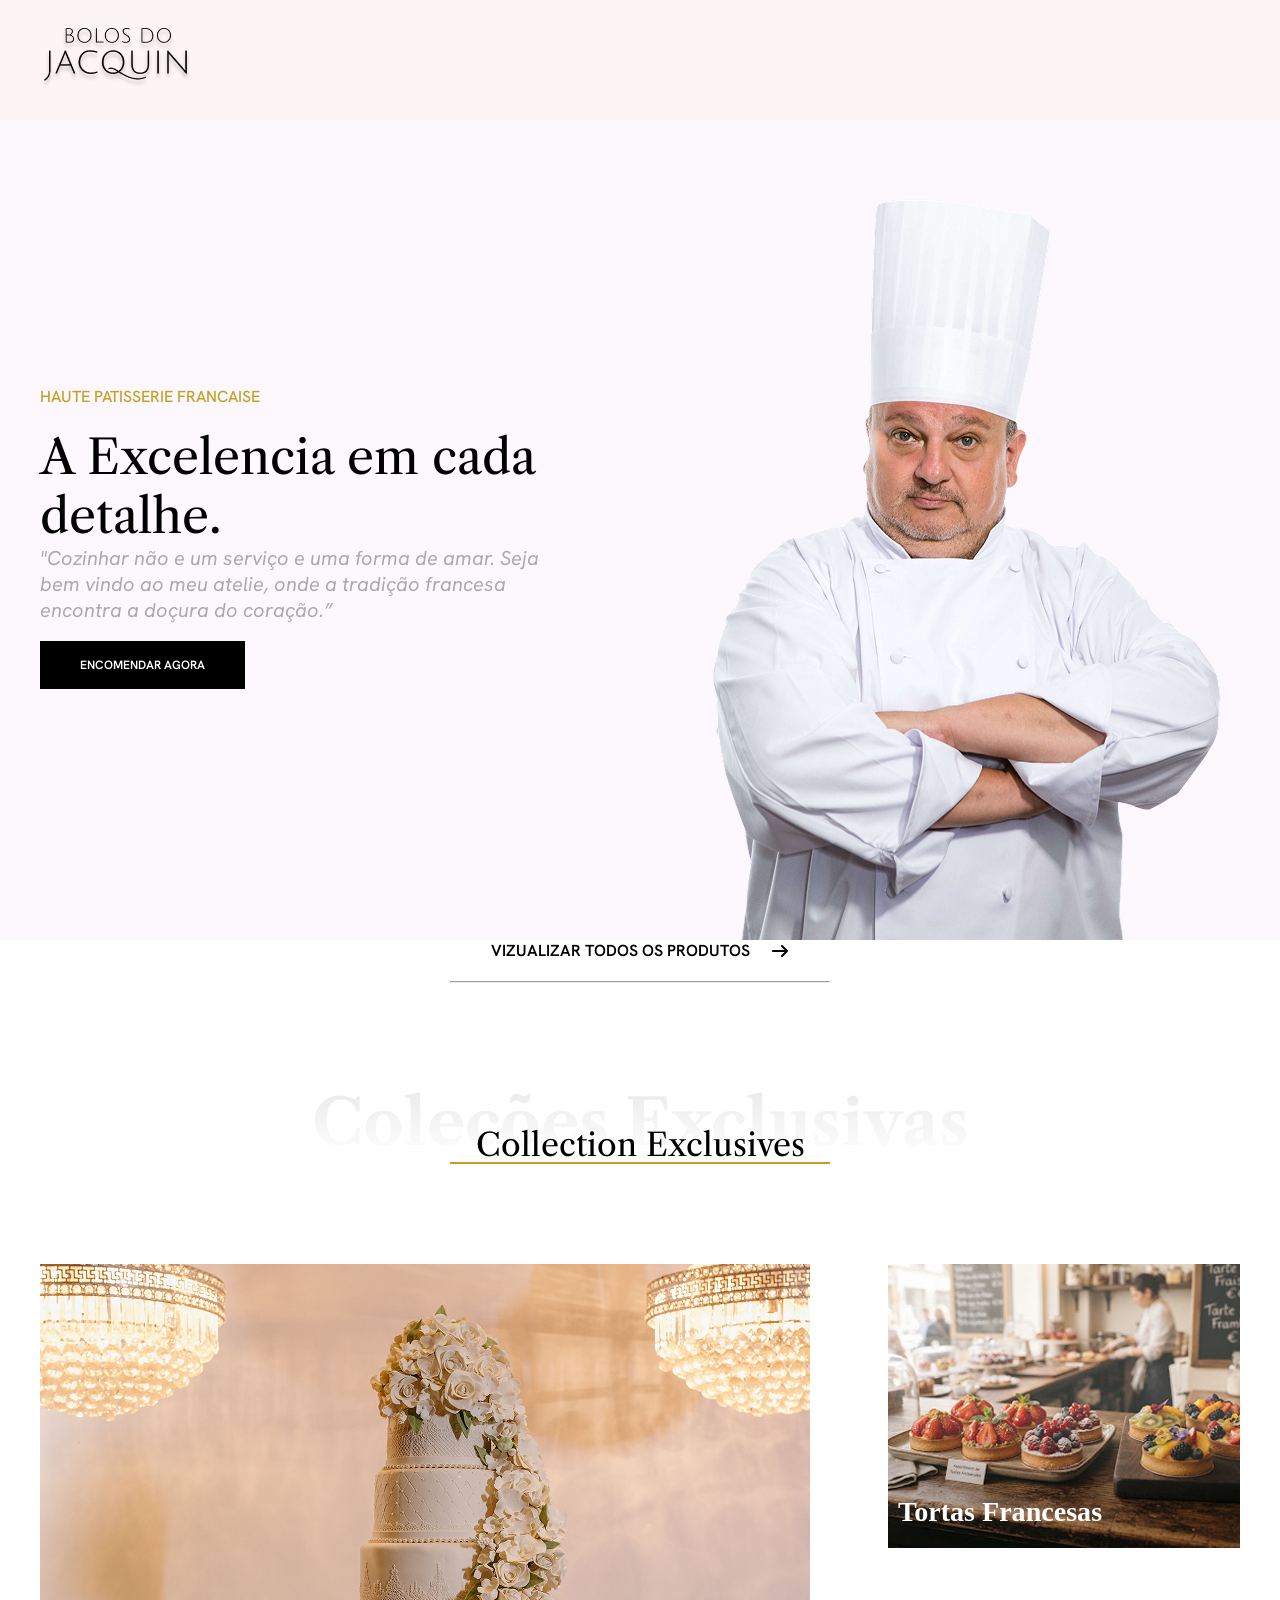
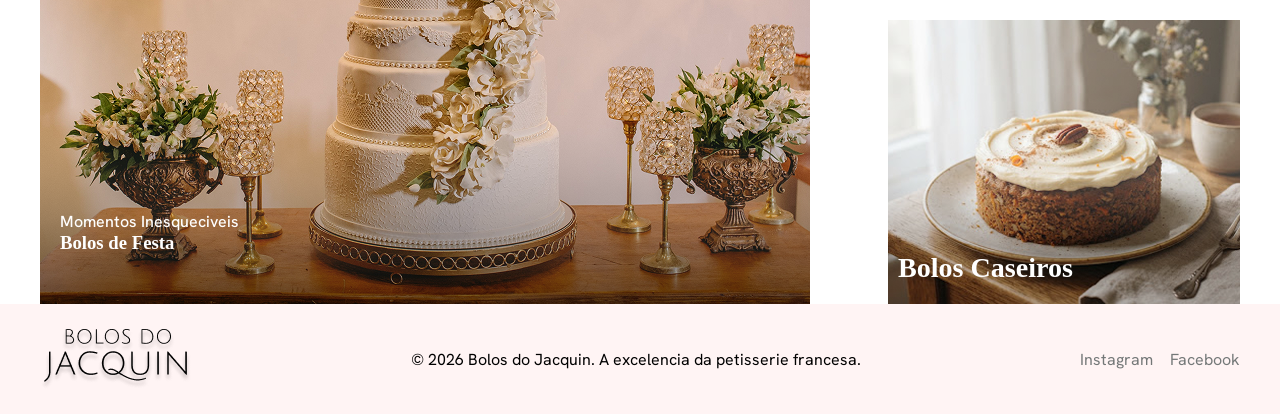
<file: home/index.html>
<!DOCTYPE html>
<html lang="pt-br">

<head>
    <meta charset="UTF-8">
    <meta name="viewport" content="width=device-width, initial-scale=1.0">
    <title>home - bolos jacquin</title>
    <link rel="stylesheet" href="style.css">
    <link rel="preconnect" href="https://fonts.googleapis.com">
    <link rel="preconnect" href="https://fonts.gstatic.com" crossorigin>
    <link
        href="https://fonts.googleapis.com/css2?family=Hanken+Grotesk:ital,wght@0,100..900;1,100..900&family=Libre+Caslon+Text:ital,wght@0,400;0,700;1,400&display=swap"
        rel="stylesheet">

</head>

<body>
    <header class="home_cabecalho">
        <div class="home_container">
            <img src="./img/BOLOS DO JACQUIN.png" alt="logo bolos do jacquin">
        </div>
    </header>
    <main>
        <h1>página inicial bolos do Jacquin</h1>
        <section class="home_banner">
            <div class="home_container banner_container">
                <div class="box_texto_banner">
                    <span class="linha1">haute patisserie francaise</span><br>
                    <span class="linha2">A Excelencia em cada detalhe.</span>
                    <p class="linha3">"Cozinhar não e um serviço e uma forma de amar. Seja bem vindo ao meu atelie, onde a tradição
                        francesa encontra a doçura do coração.”</p>
                    <a class="linha4" href="">encomendar agora</a>
                </div>
                <img src="./img/jacquin._banner.png" alt="foto do Jacquin vestindo sua dolma">

            </div>

        </section>
        <section class="home_container home_produtos">
            <div class="link_produtos">
                <div>

                    <a href="">vizualizar todos os produtos</a>
                    <svg xmlns="http://www.w3.org/2000/svg" viewBox="0 0 640 640"><!--!Font Awesome Free 7.3.1 by @fontawesome - https://fontawesome.com License - https://fontawesome.com/license/free Copyright 2026 Fonticons, Inc.--><path d="M566.6 342.6C579.1 330.1 579.1 309.8 566.6 297.3L406.6 137.3C394.1 124.8 373.8 124.8 361.3 137.3C348.8 149.8 348.8 170.1 361.3 182.6L466.7 288L96 288C78.3 288 64 302.3 64 320C64 337.7 78.3 352 96 352L466.7 352L361.3 457.4C348.8 469.9 348.8 490.2 361.3 502.7C373.8 515.2 394.1 515.2 406.6 502.7L566.6 342.7z"/>
                    </svg>
                </div>
                <hr>

            </div>
            
            <div class="home_subtitulo">
                <h2>Coleções Exclusivas</h2>
                <span>Collection Exclusives</span>
                <hr>
                


            </div>
            <div class="container_categorias"> 
                <a href="">
                <div class="img_categoria1">
                    <span>Momentos Inesqueciveis</span>
                    <h3>Bolos de Festa</h3>
                </div>
                </a>

                <div class="col_categorias">
                    <a href="">
                        <div class="img img_categoria2">
                            <h3>Tortas Francesas</h3>
                        </div>
                        
                    </a>
                    <a href="">
                        <div class="img img_categoria3">
                            <h3>Bolos Caseiros</h3>
                        </div>
                        
                    </a>

                </div>
            </div>
            
        </section>

    </main>
    <footer>
        <div class="home_container footer_container">

            <img src="./img/BOLOS DO JACQUIN.png" alt="Logo bolos do Jacquin">
            <span>© 2026 Bolos do Jacquin. A excelencia da petisserie francesa.</span>
            <nav class="nav_footer">

                <a href="">Instagram</a>
                <a href="">Facebook</a>
            </nav>
        </div>
    </footer>

</body>

</html>
</file>
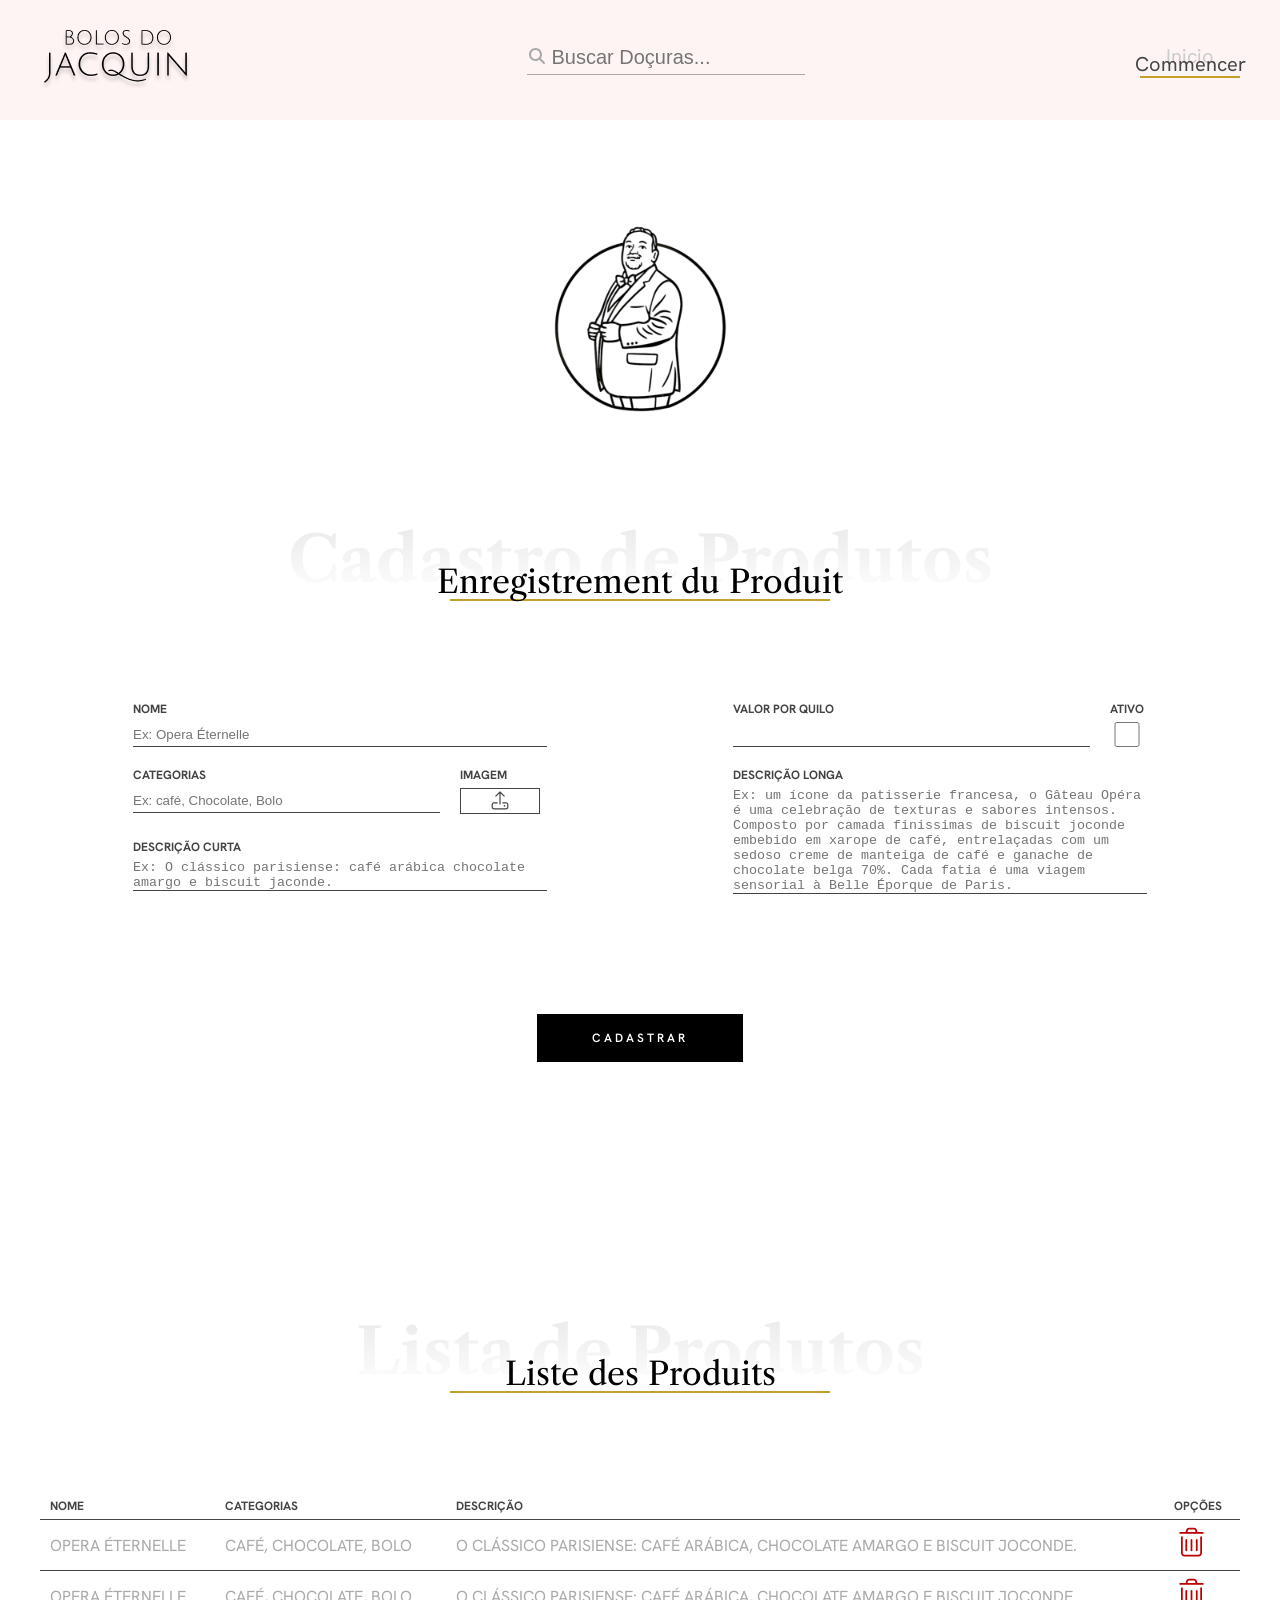
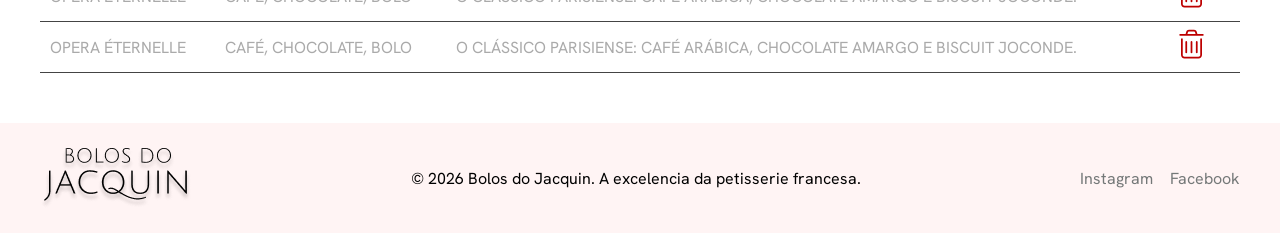
<file: home/admProduos/index.html>
<!DOCTYPE html>
<html lang="pt-br">

<head>
    <meta charset="UTF-8">
    <meta name="viewport" content="width=device-width, initial-scale=1.0">
    <title>Bolos do Jacquin - Adm</title>
    <link rel="stylesheet" href="style.css">
    <link rel="stylesheet" href="style.css">
    <link rel="preconnect" href="https://fonts.googleapis.com">
    <link rel="preconnect" href="https://fonts.gstatic.com" crossorigin>
    <link
        href="https://fonts.googleapis.com/css2?family=Hanken+Grotesk:ital,wght@0,100..900;1,100..900&family=Libre+Caslon+Text:ital,wght@0,400;0,700;1,400&display=swap"
        rel="stylesheet">
</head>

<body>
    <header>
        <div class="container header_container">
            <img src="../img/BOLOS DO JACQUIN.png" alt=" logo bolos do Jacquin">

            <div class="box_busca">
                <svg xmlns="http://www.w3.org/2000/svg"
                    viewBox="0 0 640 640"><!--!Font Awesome Free 7.3.1 by @fontawesome - https://fontawesome.com License - https://fontawesome.com/license/free Copyright 2026 Fonticons, Inc.-->
                    <path
                        d="M480 272C480 317.9 465.1 360.3 440 394.7L566.6 521.4C579.1 533.9 579.1 554.2 566.6 566.7C554.1 579.2 533.8 579.2 521.3 566.7L394.7 440C360.3 465.1 317.9 480 272 480C157.1 480 64 386.9 64 272C64 157.1 157.1 64 272 64C386.9 64 480 157.1 480 272zM272 416C351.5 416 416 351.5 416 272C416 192.5 351.5 128 272 128C192.5 128 128 192.5 128 272C128 351.5 192.5 416 272 416z" />
                </svg>
                <input type="text" placeholder="Buscar Doçuras...">
            </div>

            <a class="link_inicio" href="">
                Inicio
                <span>Commencer</span>
                <hr>
            </a>

            <button>
                <svg xmlns="http://www.w3.org/2000/svg"
                    viewBox="0 0 640 640"><!--! Font Awesome Pro 7.3.1 by @fontawesome - https://fontawesome.com License - https://fontawesome.com/license (Commercial License) Copyright 2026 Fonticons, Inc. -->
                    <path fill="currentColor"
                        d="M360 128L116.3 320L544 320C544 192 432 128 360 128zM64 336C64 326.2 68.5 316.9 76.2 310.9L340.2 102.9C345.8 98.5 352.8 96 360 96C404.3 96 457.6 115.2 499.9 151.8C543.1 189.2 576 245.7 576 320L576 480C576 515.3 547.3 544 512 544L128 544C92.7 544 64 515.3 64 480L64 336zM96 416L544 416L544 352L96 352L96 416zM96 448L96 480C96 497.7 110.3 512 128 512L512 512C529.7 512 544 497.7 544 480L544 448L96 448z" />
                </svg>
            </button>
        </div>

    </header>

    <main>
        <h1>Pagina administrativa - bolos do JACQUIN</h1>
        <section class="cad_produtos">

            <div class="container cad_container">
                <img class="icon_jacquin" src="../img/Logo Bolos do Jacquin.png" alt="">
                <div class="box_h2">
                    <h2>Cadastro de Produtos</h2>
                    <span>Enregistrement du Produit</span>
                    <hr>
                </div>

                <form action="">
                    <div class="inputs_form">
                        <div class="form_coluna1">
                            <div class="linha_form lf_coluna">
                                <label for="">nome</label>
                                <input placeholder="Ex: Opera Éternelle" type="text" name="" id="">
                            </div>
                            <div class="linha_form lf_linha">
                                <div class="input_cat lf_coluna">
                                    <label for="">categorias</label>
                                    <input type="text" placeholder="Ex: café, Chocolate, Bolo">
                                </div>
                                <div class="input_img lf_coluna">
                                    <span>imagem</span>
                                    <label for="img">
                                        <svg xmlns="http://www.w3.org/2000/svg"
                                            viewBox="0 0 640 640"><!--! Font Awesome Pro 7.3.1 by @fontawesome - https://fontawesome.com License - https://fontawesome.com/license (Commercial License) Copyright 2026 Fonticons, Inc. -->
                                            <path fill="currentColor"
                                                d="M336 118.6L336 400C336 408.8 328.8 416 320 416C311.2 416 304 408.8 304 400L304 118.6L219.3 203.3C213.1 209.5 202.9 209.5 196.7 203.3C190.5 197.1 190.5 186.9 196.7 180.7L308.7 68.7C314.9 62.5 325.1 62.5 331.3 68.7L443.3 180.7C449.5 186.9 449.5 197.1 443.3 203.3C437.1 209.5 426.9 209.5 420.7 203.3L336 118.6zM256 384L160 384C142.3 384 128 398.3 128 416L128 480C128 497.7 142.3 512 160 512L480 512C497.7 512 512 497.7 512 480L512 416C512 398.3 497.7 384 480 384L384 384L384 352L480 352C515.3 352 544 380.7 544 416L544 480C544 515.3 515.3 544 480 544L160 544C124.7 544 96 515.3 96 480L96 416C96 380.7 124.7 352 160 352L256 352L256 384zM416 448C416 434.7 426.7 424 440 424C453.3 424 464 434.7 464 448C464 461.3 453.3 472 440 472C426.7 472 416 461.3 416 448z" />
                                        </svg>
                                    </label>
                                    <input type="file" name="img" id="img">
                                </div>
                            </div>

                            <div class="linha_form lf_coluna">
                                <label for="">descrição curta</label>
                                <textarea
                                    placeholder="Ex: O clássico parisiense: café arábica chocolate amargo e biscuit jaconde."
                                    rows="2"></textarea>
                            </div>

                        </div>
                        <div class="form_coluna2">
                            <div class="linha_form lf_linha">
                                <div class="input_valor lf_coluna">
                                    <label for=>valor por quilo</label>
                                    <input type="text" name="" id="">

                                </div>
                                <div class="input_ativo lf_coluna">
                                    <label for="">ativo</label>
                                    <input type="checkbox" name="" id="">
                                </div>
                            </div>
                            <div class="linha_form lf_coluna">
                                <label for="">descrição longa</label>
                                <textarea name="" id="" rows="7"
                                    placeholder="Ex: um ícone da patisserie francesa, o Gâteau Opéra é uma celebração de texturas e sabores intensos. Composto por camada finissimas de biscuit joconde embebido em xarope de café, entrelaçadas com um sedoso creme de manteiga de café e ganache de chocolate belga 70%. Cada fatia é uma viagem sensorial à Belle Éporque de Paris."></textarea>
                            </div>
                        </div>
                    </div>
                    <input type="button" value="Cadastrar">
                </form>
            </div>

        </section>

        <section class="list_produtos">
            <div class="container list_container">
                 <div class="box_h2">
                    <h2>Lista de Produtos</h2>
                    <span>Liste des Produits</span>
                    <hr>
                </div>

                <table>
                    <thead>
                        <tr>
                            <th>nome</th>
                            <th>categorias</th>
                            <th>descrição</th>
                            <th>opções</th>
                        </tr>
                    </thead>
                    <tbody>
                        <tr>
                            <td data-cell="nome">Opera Éternelle</td>
                            <td data-cell="categorias">Café, Chocolate, Bolo</td>
                            <td data-cell="descrição">O clássico parisiense: café arábica, chocolate amargo e biscuit joconde.</td>
                            <td data-cell="opções">
                                <svg xmlns="http://www.w3.org/2000/svg" viewBox="0 0 640 640"><!--! Font Awesome Pro 7.2.0 by @fontawesome - https://fontawesome.com License - https://fontawesome.com/license (Commercial License) Copyright 2026 Fonticons, Inc. --><path fill="currentColor" d="M256.5 91.4C258.5 84.6 264.8 80 271.8 80L368.2 80C375.3 80 381.5 84.6 383.5 91.4L394.5 128L245.5 128L256.5 91.4zM212.1 128L112 128C103.2 128 96 135.2 96 144C96 152.8 103.2 160 112 160L528 160C536.8 160 544 152.8 544 144C544 135.2 536.8 128 528 128L427.9 128L414.2 82.2C408.1 61.9 389.4 48 368.2 48L271.8 48C250.6 48 231.9 61.9 225.8 82.2L212.1 128zM128 208L128 512C128 547.3 156.7 576 192 576L448 576C483.3 576 512 547.3 512 512L512 208L480 208L480 512C480 529.7 465.7 544 448 544L192 544C174.3 544 160 529.7 160 512L160 208L128 208zM240 272C240 263.2 232.8 256 224 256C215.2 256 208 263.2 208 272L208 464C208 472.8 215.2 480 224 480C232.8 480 240 472.8 240 464L240 272zM336 272C336 263.2 328.8 256 320 256C311.2 256 304 263.2 304 272L304 464C304 472.8 311.2 480 320 480C328.8 480 336 472.8 336 464L336 272zM432 272C432 263.2 424.8 256 416 256C407.2 256 400 263.2 400 272L400 464C400 472.8 407.2 480 416 480C424.8 480 432 472.8 432 464L432 272z"/>
                                </svg>
                            </td>
                        </tr>
                        <tr>
                            <td data-cell="nome">Opera Éternelle</td>
                            <td data-cell="categorias">Café, Chocolate, Bolo</td>
                            <td data-cell="descrição">O clássico parisiense: café arábica, chocolate amargo e biscuit joconde.</td>
                            <td data-cell="opções">
                                <svg xmlns="http://www.w3.org/2000/svg" viewBox="0 0 640 640"><!--! Font Awesome Pro 7.2.0 by @fontawesome - https://fontawesome.com License - https://fontawesome.com/license (Commercial License) Copyright 2026 Fonticons, Inc. --><path fill="currentColor" d="M256.5 91.4C258.5 84.6 264.8 80 271.8 80L368.2 80C375.3 80 381.5 84.6 383.5 91.4L394.5 128L245.5 128L256.5 91.4zM212.1 128L112 128C103.2 128 96 135.2 96 144C96 152.8 103.2 160 112 160L528 160C536.8 160 544 152.8 544 144C544 135.2 536.8 128 528 128L427.9 128L414.2 82.2C408.1 61.9 389.4 48 368.2 48L271.8 48C250.6 48 231.9 61.9 225.8 82.2L212.1 128zM128 208L128 512C128 547.3 156.7 576 192 576L448 576C483.3 576 512 547.3 512 512L512 208L480 208L480 512C480 529.7 465.7 544 448 544L192 544C174.3 544 160 529.7 160 512L160 208L128 208zM240 272C240 263.2 232.8 256 224 256C215.2 256 208 263.2 208 272L208 464C208 472.8 215.2 480 224 480C232.8 480 240 472.8 240 464L240 272zM336 272C336 263.2 328.8 256 320 256C311.2 256 304 263.2 304 272L304 464C304 472.8 311.2 480 320 480C328.8 480 336 472.8 336 464L336 272zM432 272C432 263.2 424.8 256 416 256C407.2 256 400 263.2 400 272L400 464C400 472.8 407.2 480 416 480C424.8 480 432 472.8 432 464L432 272z"/>
                                </svg>
                            </td>
                        </tr>
                        <tr>
                            <td data-cell="nome">Opera Éternelle</td>
                            <td data-cell="categorias">Café, Chocolate, Bolo</td>
                            <td data-cell="descrição">O clássico parisiense: café arábica, chocolate amargo e biscuit joconde.</td>
                            <td data-cell="opções">
                                <svg xmlns="http://www.w3.org/2000/svg" viewBox="0 0 640 640"><!--! Font Awesome Pro 7.2.0 by @fontawesome - https://fontawesome.com License - https://fontawesome.com/license (Commercial License) Copyright 2026 Fonticons, Inc. --><path fill="currentColor" d="M256.5 91.4C258.5 84.6 264.8 80 271.8 80L368.2 80C375.3 80 381.5 84.6 383.5 91.4L394.5 128L245.5 128L256.5 91.4zM212.1 128L112 128C103.2 128 96 135.2 96 144C96 152.8 103.2 160 112 160L528 160C536.8 160 544 152.8 544 144C544 135.2 536.8 128 528 128L427.9 128L414.2 82.2C408.1 61.9 389.4 48 368.2 48L271.8 48C250.6 48 231.9 61.9 225.8 82.2L212.1 128zM128 208L128 512C128 547.3 156.7 576 192 576L448 576C483.3 576 512 547.3 512 512L512 208L480 208L480 512C480 529.7 465.7 544 448 544L192 544C174.3 544 160 529.7 160 512L160 208L128 208zM240 272C240 263.2 232.8 256 224 256C215.2 256 208 263.2 208 272L208 464C208 472.8 215.2 480 224 480C232.8 480 240 472.8 240 464L240 272zM336 272C336 263.2 328.8 256 320 256C311.2 256 304 263.2 304 272L304 464C304 472.8 311.2 480 320 480C328.8 480 336 472.8 336 464L336 272zM432 272C432 263.2 424.8 256 416 256C407.2 256 400 263.2 400 272L400 464C400 472.8 407.2 480 416 480C424.8 480 432 472.8 432 464L432 272z"/>
                                </svg>
                            </td>
                        </tr>
                    </tbody>
                </table>

            </div>

        </section>

    </main>

    <footer>
         <div class="home_container footer_container">

            <img src="../img/BOLOS DO JACQUIN.png" alt="Logo bolos do Jacquin">
            <span>© 2026 Bolos do Jacquin. A excelencia da petisserie francesa.</span>
            <nav class="nav_footer">

                <a href="">Instagram</a>
                <a href="">Facebook</a>
            </nav>
        </div>

    </footer>
</body>

</html>
</file>
<file: home/style.css>
*{
    margin: 0;
    padding: 0;
    box-sizing: border-box;
}

h1{
    position: absolute;
    width: 1px;
    height: 1px;
    margin: 1px;
    overflow: hidden;
}


/* ------ CABECALHO ------ */
.home_cabecalho{
    background-color: #FFF4F4;
    height: 120px;
    display: flex;
    justify-content: center;
    align-items: center;
}

.home_container{ 
    /* background-color: aqua; */
    max-width: 1200px;/* largura maxima 1200px */
    width: 95%; /* largura 95% */
    margin: 0 auto;
}





/* ------ BANNER ------ */
.home_banner{
    background-color: #fdf8fd;
}

.box_texto_banner{
    /* background-color: chartreuse; */
    font-family: "Hanken Grotesk", sans-serif;
    max-width: 520px;


}

.banner_container{
    display: flex;
    align-items: center;
    justify-content: space-between;
}

.banner_container img{
    width: 547px;
}

.linha1{
    color: #c5a028;
    font-size: 16px;
    font-weight: 500;
    text-transform: uppercase;
    margin-bottom: 20px;
    display: inline-block;
}

.linha2{
    font-family: "Libre Caslon Text", serif;
    font-size: 48px;
    display: inline-block;

}
   





.linha3{
     font-size: 20px;
     font-style: italic;
     color: #aaaaaa;
     margin-bottom: 30px;
     display: inline-block;
    
     

} 
   



.linha4{
    font-weight: 600;
    font-size: 12px;
    text-transform: uppercase;
    color: #ffffff;
    text-decoration: none;

    background-color: #000000;
    padding: 16px 40px;
}






/* ------ PRODUTOS ------ */
.home_prudutos{
    padding: 100px 0;
}

.link_produtos a{
       font-family: "Hanken Grotesk", sans-serif;
       font-weight: 600;
       font-size: 16px;
       text-transform: uppercase;
       
       text-decoration: none;
       color: #000000;
    
}

.link_produtos svg{
    width: 20px;
}

.link_produtos div{
    display: flex;
    align-items: center;
    justify-content: center;
    gap: 20px;
    margin-bottom: 20px;
}

.link_produtos hr{ 
    max-width: 380px;
    width: 100%;
    margin: 0 auto;
}
.home_subtitulo{
    font-family: "Libre Caslon Text", serif;
    /* background-color: darkgreen; */
    display: flex;
    flex-direction: column;
    align-items: center;
    position: relative;
    margin-top: 100px;
    margin-bottom: 100px;
}

.home_subtitulo h2{
    font-weight: 700;
    font-size: 64px;
    background-image: linear-gradient(0deg, #FFFFFF, #E9E9E9);
    background-clip: text;
    -webkit-background-clip: text;

    color: transparent;
    -webkit-text-fill-color: transparent;
}

.home_subtitulo span{
    font-size: 32px;
    position: absolute;
    bottom: -10px;
    margin-bottom: 10px;
    

}


.home_subtitulo hr {
    max-width: 380px;
    width: 100%;
    background-color: #c5a028;
    border: none;
    height:2px;
   
}

.img_categoria1{
    background-image: url(./img/pexels-jonathanborba-26774588\ 1.png);
    /* width: 70%; */
    width: 770px;
    height: 640px;
    display: flex;
    flex-direction: column;
    justify-content: flex-end;
    padding: 50px 20px;
}

.container_categorias{
    display: flex;
    justify-content: space-between;
    width: 100%;
}


.container_categorias a{
    color: #FFFFFF;
    text-decoration: none;
}


.img_categoria1 span{
    font-family:  "Hanken Grotesk", sans-serif;
    font-weight: 500;

}




.home_prudutos h3{
    font-family: "Libre Caslon Text", serif;
    font-size: 32px;
    font-weight: 400;

}

.col_categorias{
    display: flex;
    flex-direction: column;
    justify-content: space-between;
}


.img_categoria2{
    background-image: url(./img/Image\ \(1\).png);
    width: 25%;
    max-width: 352px;
    height: 284px;

}

.img_categoria3{
    background-image: url(./img/Image\ \(2\).png);
    width: 25%;
    max-width: 352px;
    height: 284px;

}

.img_categoria2,
.img_categoria3{
    /* width: 25%; */
    width: 352px;
    height: 284px;
    display: flex;
    align-items: flex-end;
    padding: 20px 10px;
    font-size: 24px;

}


/* ------ FOOTER ------ */
footer{
    background-color: #FFF4F4;
    height: 110px;
    display: flex;
    align-items: center;
}
.footer_container{
    display: flex;
    justify-content: space-between;
    align-items: center;
  

}

.nav_footer{
    display: flex;
    justify-content: space-between;
    width: 160px;
}

.footer_container span,
.nav_footer a{
    font-family:  "Hanken Grotesk", sans-serif;
   
    

}


.nav_footer a{
    text-decoration: none;
    color: #747878;
}
</file>
<file: home/admProduos/style.css>
*{
    margin: 0;
    padding: 0;
    box-sizing: border-box;
}

:root{
    --corPrincipal: #fff4f4;
    --fontHanken: "Hanken Grotesk", sans-serif;
    --corDourado: #c5a028;

}

.container{
    width: 95%;
    max-width: 1200px;
    margin: 0 auto;
    /* background-color: aqua; */
}


h1{
    position: absolute;
    width: 1px;
    height: 1px;
    margin: 1px;
    overflow: hidden;
}

header{
    background-color: var(--corPrincipal);
    font-family: var(--fontHanken);
}

.header_container{
    display: flex;
    justify-content: space-between;
    align-items: center;
    height: 120px;
}

.box_busca{
    position: relative;
}

.box_busca svg{
    width: 20px;
    position: absolute;
    fill: #a9a9a9;
}

.box_busca input{
    padding-left: 25px;
    padding-bottom: 5px;
    background-color: transparent;
    border: none;
    border-bottom: solid 1px #a9a9a9;
    font-size: 20px;
}

.box_busca input:focus{
    outline: none;
}

.link_inicio{
    color: #cccccc;
    text-decoration: none;
    font-size: 20px;
    position: relative;
    text-align: center;
}

.link_inicio span{
    color: #444444;
    position: absolute;
    left: -5px;
    top: 8px;
}

.link_inicio hr{
    margin-top: 7px;
    width: 100px;
    background-color: var(--corDourado);
    border: none;
    height: 2px;
    
}

/* ------------- BOTÃO MENU ---------------*/
.header_container button{
    background-color: transparent;
    border: none;
    display: none;
}


.header_container button svg{
    width: 50px;

}


/* ------------- SECAO CADASTRO DE PRODUTOS ---------------*/
.cad_container{
    display: flex;
    flex-direction: column;
    align-items: center;
    padding: 100px 0;
}



.icon_jacquin{
    width: 200px;
}


.box_h2 {
    font-family: "Libre Caslon Text", serif;
    /* background-color: darkgreen; */
    display: flex;
    flex-direction: column;
    align-items: center;
    position: relative;
    margin-top: 100px;
    margin-bottom: 100px;
}

.box_h2 h2 {
    font-weight: 700;
    font-size: 64px;
    background-image: linear-gradient(0deg, #FFFFFF, #E9E9E9);
    background-clip: text;
    -webkit-background-clip: text;

    color: transparent;
    -webkit-text-fill-color: transparent;
}

.box_h2 span {
    font-size: 32px;
    position: absolute;
    bottom: -10px;
    margin-bottom: 10px;
    

}


.box_h2 hr {
    max-width: 380px;
    width: 100%;
    background-color: #c5a028;
    border: none;
    height:2px;
   
}


/* ------------- Formulario ---------------*/
form{
    /* background-color: aquamarine; */
    width: 100%;
}

.inputs_form{
    display: flex;
    justify-content: space-around;
    width: 100%;
    max-width: 1200px;
    margin-bottom: 100px;
}

.lf_coluna{
    display: flex;
    flex-direction: column;
}

.lf_linha{
    display: flex;
}

.input_img svg{
    width: 24px;
}

.form_coluna1,
.form_coluna2{
    max-width: 414px;
    width: 45%;
}


.input_img span,
form label{
    font-family: var(--fontHanken);
    text-transform: uppercase;
    color: #444444;
    font-size: 12px;
    font-weight: 700;
    margin-bottom: 5px;
}


.inputs_form input[type=text],
.inputs_form textarea{
    background-color: transparent;
    border: none;
    border-bottom: solid 1px #444444;
    resize: none;
}

.inputs_form input[type=text]:focus,
.inputs_form textarea:focus{
    outline: none;
}


.linha_form{
    margin-bottom: 20px;
}


.inputs_form input[type=file]{
    display: none;
}


.input_img label{
    /* background-color: blueviolet; */
    display: flex;
    align-items: center;
    justify-content: center;
    width: 80px;
    border: solid 1px #444444;
}

.input_img label:hover{
    cursor: pointer;
}

form input[type=checkbox],
form input[type=text]{
    height: 25px;
}

.input_cat{
    width: 79%;
}

.input_cat input{
    max-width: 314px;
    margin-right: 20px;
}

.input_valor{
    width: 91%;
}

.input_valor input{
    margin-right: 20px;
    max-width: 360px;
}

form input[type=button]{
    margin: 100px auto 0;
    display: block;
    background-color: #000000;
    color: #FFFFFF;
    padding: 16px 55px;
    cursor: pointer;
    letter-spacing: 3px;
    font-family: var(--fontHanken);
    text-transform: uppercase;
    font-size: 12px;
    font-weight: 600;
    border: none;
    
}




/* ---------- lista de produtos ----------*/
.list_produtos{
    background-color: var(--corSecundaria);
    padding-top: 50px;
    padding-bottom: 50px;
    /* padding: 50px 0; */
}

table{
    /* background-color: aquamarine; */
    width: 100%;
    font-family: var(--fontHanken);
    text-transform: uppercase;
    border-collapse: collapse;
}

thead{
    font-size: 12px;
    font-weight: 600;
    color: #444444;
    text-align: left;
}

tbody{
    color: #aaaaaa;
}

table svg{
    width: 35px;
    color: #bd0000;
}

th, td{
    border-bottom: solid 1px #444444;
    padding: 5px 10px;
}













/* ------------- MEDIAS --------------- */
@media screen and (max-width: 768px){

    .header_container button{
        display: block;
    }

    .link_inicio,
    .box_busca{
        display: none;
    }

    .box_h2 h2{
        font-size: 32px;
    }
    
    .box_h2 span{
        font-size: 20px;
        bottom: -18;
        margin-bottom: 20px;
    }
    
    .box_h2 hr{
       margin-top: 10px;
       width: 70%;
    }

    /* ----------- formulario ------------- */


.inputs_form{
    flex-direction: column;
    align-items: center;
}

.form_coluna1,
.form_coluna2{
    max-width: 500px;
    width: 80%;
}

/* ----------- Tabela ------------- */
thead{
    display: none;
}

tbody tr{
    display: flex;
    flex-direction: column;
    border: solid 1px #444444;
    border-radius: 10px;
    background-color: #FFFFFF;
    box-shadow: #00000040 5px 5px 5px;
    max-width: 500px;
    margin: 0 auto 50px;
}

tbody td{
    border: none;
}

tbody td::before{
    content: attr(data-cell) ": ";
    font-size: 12px;
    color: #444444;
}


/* ----------- footer ---------- */
footer{
    height: 300px;
}

.footer_container{
    flex-direction: column;
}

footer img{
    order: 2;
    /* margin: 50px 0; */

}

footer span{
    order: 3;
    font-size: 12px;
}

footer a{
    font-size: 12px;
    order: 1;
    
}




}
















/* ------ FOOTER ------ */
footer{
    background-color: #FFF4F4;
    height: 110px;
    display: flex;
    align-items: center;
    justify-content: center;
}

.footer_container{
    display: flex;
    justify-content: space-between;
    align-items: center;
    max-width: 1200px;
    width: 100%;
  

}

.nav_footer{
    display: flex;
    justify-content: space-between;
    width: 160px;
}

.footer_container span,
.nav_footer a{
    font-family:  "Hanken Grotesk", sans-serif;
   
    

}


.nav_footer a{
    text-decoration: none;
    color: #747878;
}
</file>
